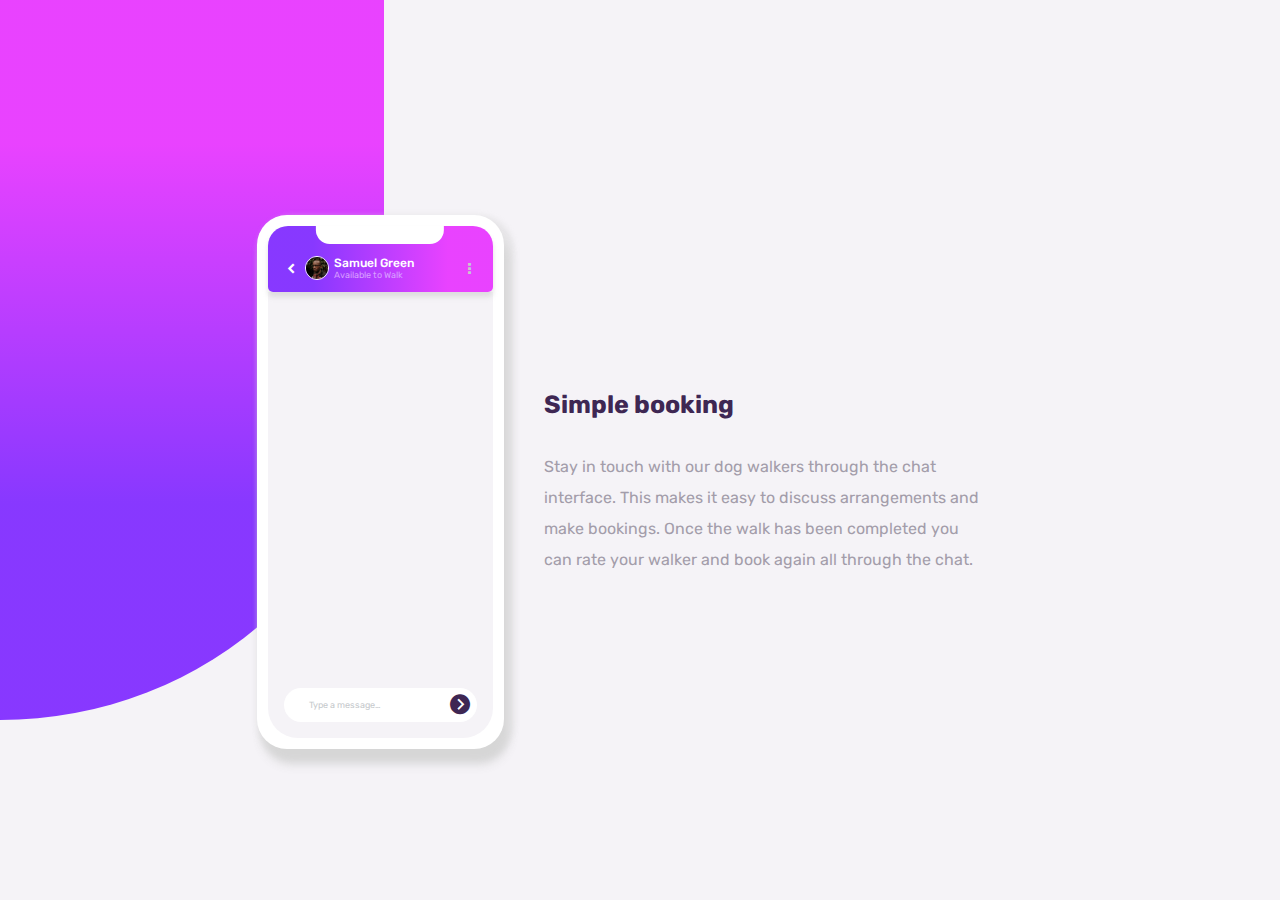
<file: index.html>
<!DOCTYPE html>
<html lang="en">
  <head>
    <meta charset="UTF-8" />
    <meta name="viewport" content="width=device-width, initial-scale=1.0" />
    <link
      rel="icon"
      type="image/png"
      sizes="32x32"
      href="./images/favicon-32x32.png"
    />
    <link rel="preconnect" href="https://fonts.gstatic.com" />
    <link
      href="https://fonts.googleapis.com/css2?family=Rubik:wght@400;500;700&display=swap"
      rel="stylesheet"
    />
    <link
      href="https://unpkg.com/boxicons@2.0.7/css/boxicons.min.css"
      rel="stylesheet"
    />
    <link rel="stylesheet" href="./styles/style.css" />
    <title>Frontend Mentor | Chat app CSS illustration</title>
  </head>
  <body>
    <section class="landing-page">
      <div class="bg-image"></div>

      <div class="phone">
        <div class="phone__header">
          <div class="controls-wrapper">
            <i class="bx bxs-chevron-left back-arrow"></i>
            <div class="contact">
              <img
                class="contact__avatar"
                src="./images/avatar.jpg"
                alt="client-avatar-image"
              />
              <div class="contact__info">
                <h4>Samuel Green</h4>
                <p>Available to Walk</p>
              </div>
            </div>
            <i class="bx bx-dots-vertical settings"></i>
          </div>
        </div>

        <div class="phone__content">
          <div class="messages">
            <div class="messages__worker">
              <p>That sounds great. I’d be happy with that.</p>
            </div>
            <div class="messages__worker">
              <p>Could you send over some pictures of your dog, please?</p>
            </div>
            <div class="messages__pic-thumbnails">
              <img src="./images/dog-image-1.jpg" alt="dog-image-thumbnail" />
              <img src="./images/dog-image-2.jpg" alt="dog-image-thumbnail" />
              <img src="./images/dog-image-3.jpg" alt="dog-image-thumbnail" />
            </div>
            <div class="messages__client">
              <p>Here are a few pictures. She’s a happy girl!</p>
            </div>
            <div class="messages__client">
              <p>Can you make it?</p>
            </div>
            <div class="messages__worker">
              <p>
                She looks so happy! The time we discussed works. How long shall
                I take her out for?
              </p>
            </div>
            <div class="messages__rate">
              <div class="radio-btn"></div>
              <p>30 minute walk</p>
              <h6>$29</h6>
            </div>
            <div class="messages__rate">
              <div class="radio-btn"></div>
              <p>1 hour walk</p>
              <h6>$49</h6>
            </div>
          </div>
          <div class="input-field">
            <p>Type a message…</p>
            <i class="bx bxs-chevron-right-circle submit-button"></i>
          </div>
        </div>
      </div>

      <div class="content">
        <h1>Simple booking</h1>
        <p>
          Stay in touch with our dog walkers through the chat interface. This
          makes it easy to discuss arrangements and make bookings. Once the walk
          has been completed you can rate your walker and book again all through
          the chat.
        </p>
      </div>
    </section>
  </body>
</html>
</file>
<file: styles/style.css>
:root {
  --color-heading: hsl(271, 36%, 24%);
  --color-subheading: hsl(276, 100%, 81%);
  --color-text-worker: hsl(276, 55%, 52%);
  --color-text-client: hsl(271, 15%, 43%);
  --color-text-placeholder: hsl(206, 6%, 79%);
  --color-text-paragraph:hsl(270, 7%, 64%);
  --color-gradient-magenta: hsl(293, 100%, 63%);
  --color-gradient-violet: hsl(264, 100%, 61%);
  --color-white: hsl(0, 0%, 100%);
  --color-bg: hsl(270, 20%, 96%);
  --color-bg-worker: hsl(270, 20%, 93%);
  --color-bg-submit: hsl(271, 36%, 24%);
  --color-radio-button: hsl(289, 100%, 78%);
  --font-family: 'Rubik', sans-serif;
  --font-weight-regular: 400;
  --font-weight-medium: 500;
  --font-weight-bold: 700;
  --font-size-text: 1.6rem;
  --font-size-title: 2.5rem;
  --font-size-text-message: 0.9rem;
  --font-size-title-info: 1.2rem;
}

@-webkit-keyframes popup {
  from {
    opacity: 0;
    -webkit-transform: scale(0);
            transform: scale(0);
  }
  to {
    opacity: 1;
    -webkit-transform: scale(1);
            transform: scale(1);
  }
}

@keyframes popup {
  from {
    opacity: 0;
    -webkit-transform: scale(0);
            transform: scale(0);
  }
  to {
    opacity: 1;
    -webkit-transform: scale(1);
            transform: scale(1);
  }
}

.landing-page {
  background-color: var(--color-bg);
  display: -webkit-box;
  display: -ms-flexbox;
  display: flex;
  -webkit-box-orient: vertical;
  -webkit-box-direction: normal;
      -ms-flex-direction: column;
          flex-direction: column;
  -webkit-box-pack: center;
      -ms-flex-pack: center;
          justify-content: center;
  -webkit-box-align: center;
      -ms-flex-align: center;
          align-items: center;
  min-height: 100vh;
  position: relative;
  padding-top: 6.4rem;
}

.landing-page .bg-image {
  position: absolute;
  top: 0;
  left: 0;
  -webkit-transform: translateX(-50%);
          transform: translateX(-50%);
  width: 100%;
  height: 60%;
  border-radius: 0 0 50% 50%;
  background-image: -webkit-gradient(linear, left bottom, left top, color-stop(30%, var(--color-gradient-violet)), color-stop(80%, var(--color-gradient-magenta)));
  background-image: linear-gradient(to top, var(--color-gradient-violet) 30%, var(--color-gradient-magenta) 80%);
}

.landing-page .content {
  z-index: 1;
  max-width: 52rem;
  padding: 7rem 4rem;
}

.landing-page .content p {
  color: var(--color-text-paragraph);
  font-size: var(--font-size-text);
  line-height: calc(var(--font-size-text) + 1.5rem);
}

@media screen and (min-width: 770px) {
  .landing-page {
    -webkit-box-orient: horizontal;
    -webkit-box-direction: normal;
        -ms-flex-direction: row;
            flex-direction: row;
  }
  .landing-page .bg-image {
    width: 60%;
    height: 80%;
  }
}

.phone {
  background-color: var(--color-white);
  width: 24.7rem;
  border-radius: 3rem;
  padding: 1.1rem;
  z-index: 1;
  -webkit-box-shadow: 5px 15px 10px rgba(212, 212, 212, 0.9), 5px 5px 5px 5px rgba(212, 212, 212, 0.4);
          box-shadow: 5px 15px 10px rgba(212, 212, 212, 0.9), 5px 5px 5px 5px rgba(212, 212, 212, 0.4);
}

.phone__header {
  position: relative;
  display: -webkit-box;
  display: -ms-flexbox;
  display: flex;
  -webkit-box-align: end;
      -ms-flex-align: end;
          align-items: flex-end;
  height: 6.6rem;
  background-image: -webkit-gradient(linear, left top, right top, color-stop(20%, var(--color-gradient-violet)), color-stop(80%, var(--color-gradient-magenta)));
  background-image: linear-gradient(to right, var(--color-gradient-violet) 20%, var(--color-gradient-magenta) 80%);
  border-radius: 2rem 2rem 0.5rem 0.5rem;
  padding: 1.2rem 1.5rem;
  -webkit-box-shadow: 0px 5px 5px rgba(212, 212, 212, 0.7);
          box-shadow: 0px 5px 5px rgba(212, 212, 212, 0.7);
}

.phone__header::before {
  content: "";
  position: absolute;
  top: 0;
  left: 50%;
  -webkit-transform: translateX(-50%);
          transform: translateX(-50%);
  width: 57%;
  height: 1.8rem;
  border-radius: 0 0 1.4rem 1.4rem;
  background-color: var(--color-white);
}

.phone__header .controls-wrapper {
  display: -webkit-box;
  display: -ms-flexbox;
  display: flex;
  -webkit-box-align: center;
      -ms-flex-align: center;
          align-items: center;
  width: 100%;
}

.phone__header .controls-wrapper i {
  font-size: calc(var(--font-size-title-info) + 0.5rem);
}

.phone__header .controls-wrapper i.back-arrow {
  color: var(--color-white);
  margin-right: 0.5rem;
}

.phone__header .controls-wrapper i.settings {
  color: var(--color-text-placeholder);
  margin-left: auto;
}

.phone__header .controls-wrapper .contact {
  display: -webkit-box;
  display: -ms-flexbox;
  display: flex;
  -webkit-box-align: center;
      -ms-flex-align: center;
          align-items: center;
}

.phone__header .controls-wrapper .contact__avatar {
  height: 2.4rem;
  width: 2.4rem;
  border-radius: 50%;
  border: solid 1px var(--color-white);
  margin-right: 0.5rem;
}

.phone__header .controls-wrapper .contact__info h4 {
  color: var(--color-white);
}

.phone__header .controls-wrapper .contact__info p {
  color: var(--color-subheading);
}

.phone__content {
  background-color: var(--color-bg);
  padding: 1.6rem;
  border-radius: 0 0 3rem 3rem;
}

.phone__content .messages {
  display: -webkit-box;
  display: -ms-flexbox;
  display: flex;
  -webkit-box-orient: vertical;
  -webkit-box-direction: normal;
      -ms-flex-direction: column;
          flex-direction: column;
  gap: 1rem;
  overflow: hidden;
}

.phone__content .messages__worker {
  -ms-flex-item-align: start;
      align-self: flex-start;
  background-color: var(--color-bg-worker);
  color: var(--color-text-worker);
  border-radius: 1rem;
  border-bottom-left-radius: 0.5rem;
  max-width: 80%;
  padding: 0.9rem;
  -webkit-box-shadow: 0px 2px 2px 0px rgba(192, 192, 192, 0.5);
          box-shadow: 0px 2px 2px 0px rgba(192, 192, 192, 0.5);
}

.phone__content .messages__client {
  -ms-flex-item-align: end;
      align-self: flex-end;
  background-color: var(--color-white);
  color: var(--color-text-client);
  border-radius: 1rem;
  border-bottom-right-radius: 0.5rem;
  max-width: 80%;
  padding: 0.9rem;
  -webkit-box-shadow: 0px 5px 5px 0px rgba(192, 192, 192, 0.7);
          box-shadow: 0px 5px 5px 0px rgba(192, 192, 192, 0.7);
}

.phone__content .messages__pic-thumbnails {
  display: -webkit-box;
  display: -ms-flexbox;
  display: flex;
  gap: 0.8rem;
  -ms-flex-item-align: end;
      align-self: flex-end;
}

.phone__content .messages__pic-thumbnails img {
  width: 4rem;
  height: 4rem;
  border-radius: 1rem;
}

.phone__content .messages__rate {
  -ms-flex-item-align: start;
      align-self: flex-start;
  display: -webkit-box;
  display: -ms-flexbox;
  display: flex;
  -webkit-box-align: center;
      -ms-flex-align: center;
          align-items: center;
  background-image: -webkit-gradient(linear, right top, left top, color-stop(20%, var(--color-gradient-violet)), color-stop(80%, var(--color-gradient-magenta)));
  background-image: linear-gradient(to left, var(--color-gradient-violet) 20%, var(--color-gradient-magenta) 80%);
  border-radius: 1rem;
  border-bottom-left-radius: 0.5rem;
  width: 85%;
  padding: 0.9rem;
  padding-right: 1.7rem;
  -webkit-box-shadow: 0px 2px 2px 0px rgba(192, 192, 192, 0.5);
          box-shadow: 0px 2px 2px 0px rgba(192, 192, 192, 0.5);
}

.phone__content .messages__rate .radio-btn {
  margin-right: 1rem;
  width: 1.2rem;
  height: 1.2rem;
  border-radius: 50%;
  border: solid 0.2rem var(--color-radio-button);
  position: relative;
}

.phone__content .messages__rate .radio-btn::after {
  content: "";
  position: absolute;
  top: 50%;
  left: 50%;
  -webkit-transform: translate(-50%, -50%);
          transform: translate(-50%, -50%);
  width: 0.6rem;
  height: 0.6rem;
  border-radius: 50%;
  background-color: var(--color-radio-button);
}

.phone__content .messages__rate p {
  color: var(--color-white);
}

.phone__content .messages__rate h6 {
  margin-left: auto;
  font-size: var(--font-size-title-info);
  color: var(--color-white);
}

.phone__content .messages div:nth-child(n) {
  opacity: 0;
}

.phone__content .messages div:nth-child(1) {
  -webkit-animation: popup 0.5s ease-in-out 0.3s forwards;
          animation: popup 0.5s ease-in-out 0.3s forwards;
}

.phone__content .messages div:nth-child(2) {
  -webkit-animation: popup 0.5s ease-in-out 0.6s forwards;
          animation: popup 0.5s ease-in-out 0.6s forwards;
}

.phone__content .messages div:nth-child(3) {
  -webkit-animation: popup 0.5s ease-in-out 0.9s forwards;
          animation: popup 0.5s ease-in-out 0.9s forwards;
}

.phone__content .messages div:nth-child(4) {
  -webkit-animation: popup 0.5s ease-in-out 1.2s forwards;
          animation: popup 0.5s ease-in-out 1.2s forwards;
}

.phone__content .messages div:nth-child(5) {
  -webkit-animation: popup 0.5s ease-in-out 1.5s forwards;
          animation: popup 0.5s ease-in-out 1.5s forwards;
}

.phone__content .messages div:nth-child(6) {
  -webkit-animation: popup 0.5s ease-in-out 1.8s forwards;
          animation: popup 0.5s ease-in-out 1.8s forwards;
}

.phone__content .messages div:nth-child(7) {
  -webkit-animation: popup 0.5s ease-in-out 2.1s forwards;
          animation: popup 0.5s ease-in-out 2.1s forwards;
}

.phone__content .messages div:nth-child(8) {
  -webkit-animation: popup 0.5s ease-in-out 2.4s forwards;
          animation: popup 0.5s ease-in-out 2.4s forwards;
}

.phone__content .input-field {
  display: -webkit-box;
  display: -ms-flexbox;
  display: flex;
  -webkit-box-align: center;
      -ms-flex-align: center;
          align-items: center;
  -webkit-box-pack: justify;
      -ms-flex-pack: justify;
          justify-content: space-between;
  padding: 0.5rem;
  height: 3.4rem;
  background-color: var(--color-white);
  border-radius: 1.7rem;
  margin-top: 1.6rem;
}

.phone__content .input-field p {
  color: var(--color-text-placeholder);
  margin-left: 2rem;
}

.phone__content .input-field i {
  font-size: 2.4rem;
  color: var(--color-bg-submit);
}

*,
*::before,
*::after {
  -webkit-box-sizing: border-box;
          box-sizing: border-box;
  margin: 0;
  padding: 0;
}

html,
body {
  height: 100%;
  font-size: 62.5%;
  font-family: var(--font-family);
}

h1 {
  font-size: var(--font-size-title);
  font-weight: var(--font-weight-bold);
  color: var(--color-heading);
  margin-bottom: 3.2rem;
}

h4 {
  font-size: var(--font-size-title-info);
  font-weight: var(--font-weight-medium);
}

p {
  font-size: var(--font-size-text-message);
  font-weight: var(--font-weight-regular);
}
/*# sourceMappingURL=style.css.map */
</file>
